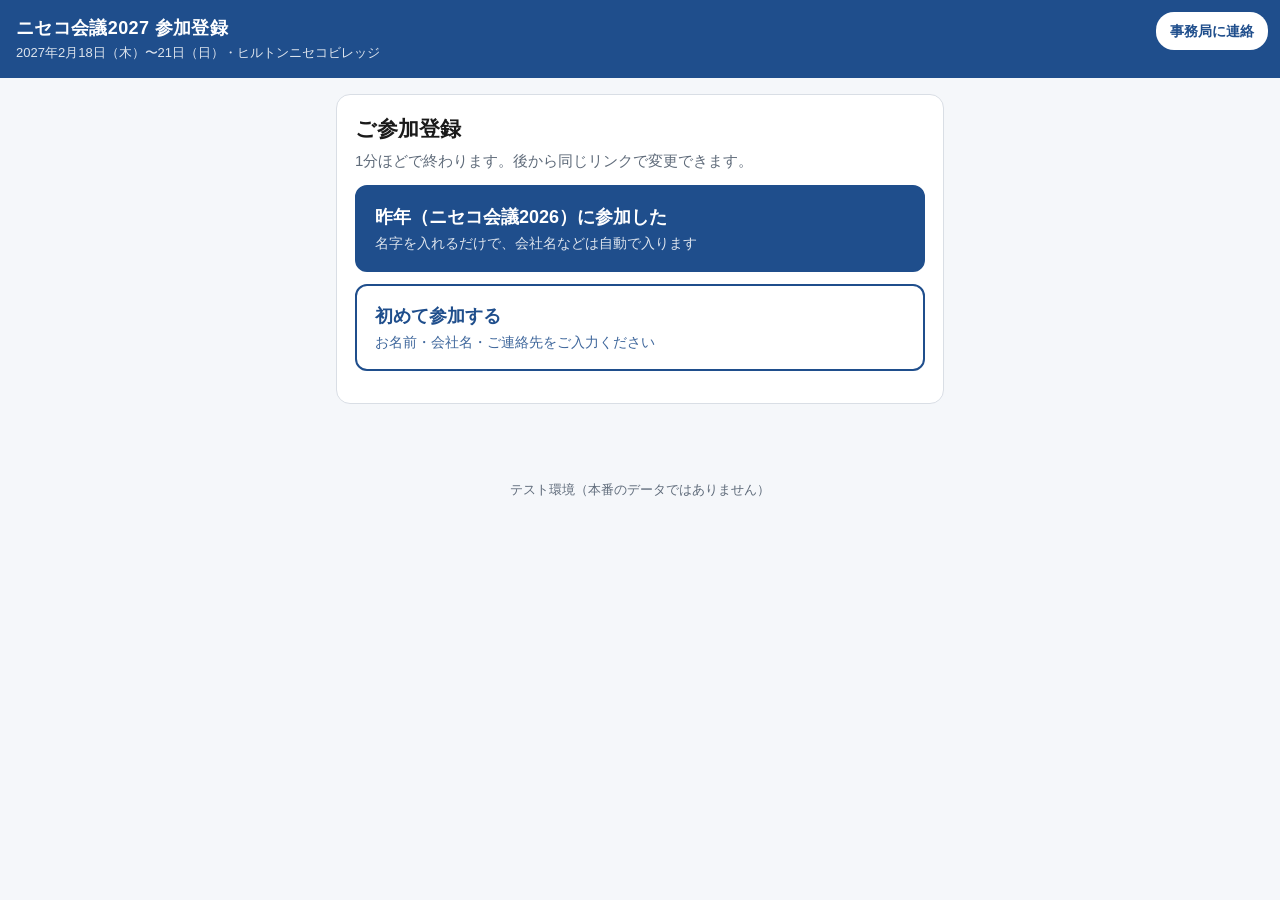
<file: abae5385/index.html>
<!DOCTYPE html>
<html lang="ja">
<head>
<meta charset="utf-8">
<meta name="viewport" content="width=device-width, initial-scale=1, viewport-fit=cover">
<meta name="robots" content="noindex, nofollow">
<title>ニセコ会議2027 参加登録</title>
<link rel="stylesheet" href="style.css?v=15">
<link rel="icon" href="data:,">
</head>
<body>
<header>
  <button class="help" type="button" onclick="window.nisekoOpenContact && window.nisekoOpenContact()">事務局に連絡</button>
  <div class="brand">ニセコ会議2027 参加登録</div>
  <div class="sub">2027年2月18日（木）〜21日（日）・ヒルトンニセコビレッジ</div>
</header>
<main id="app">
  <div class="card"><p><span class="spinner"></span>読み込み中…</p></div>
</main>
<footer id="foot"></footer>
<script src="config.js?v=15"></script>
<script src="app.js?v=15"></script>
</body>
</html>
</file>
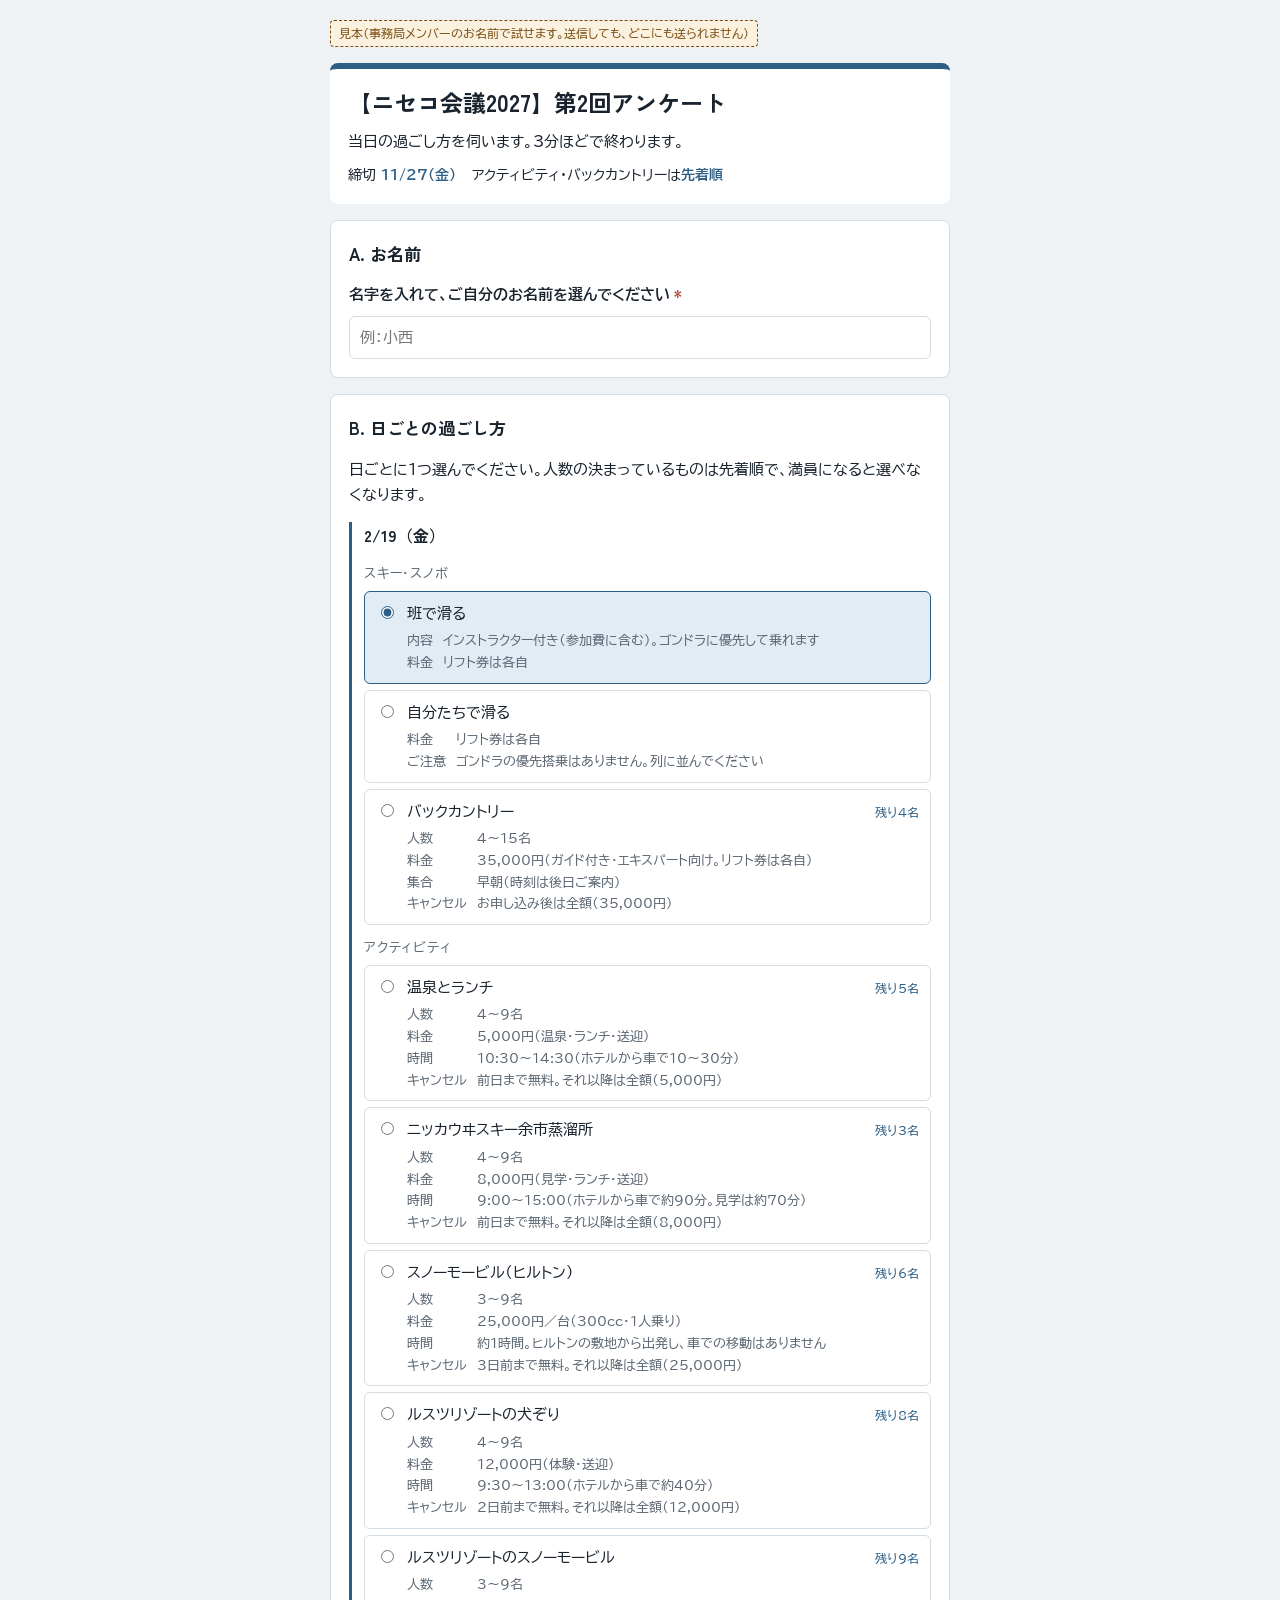
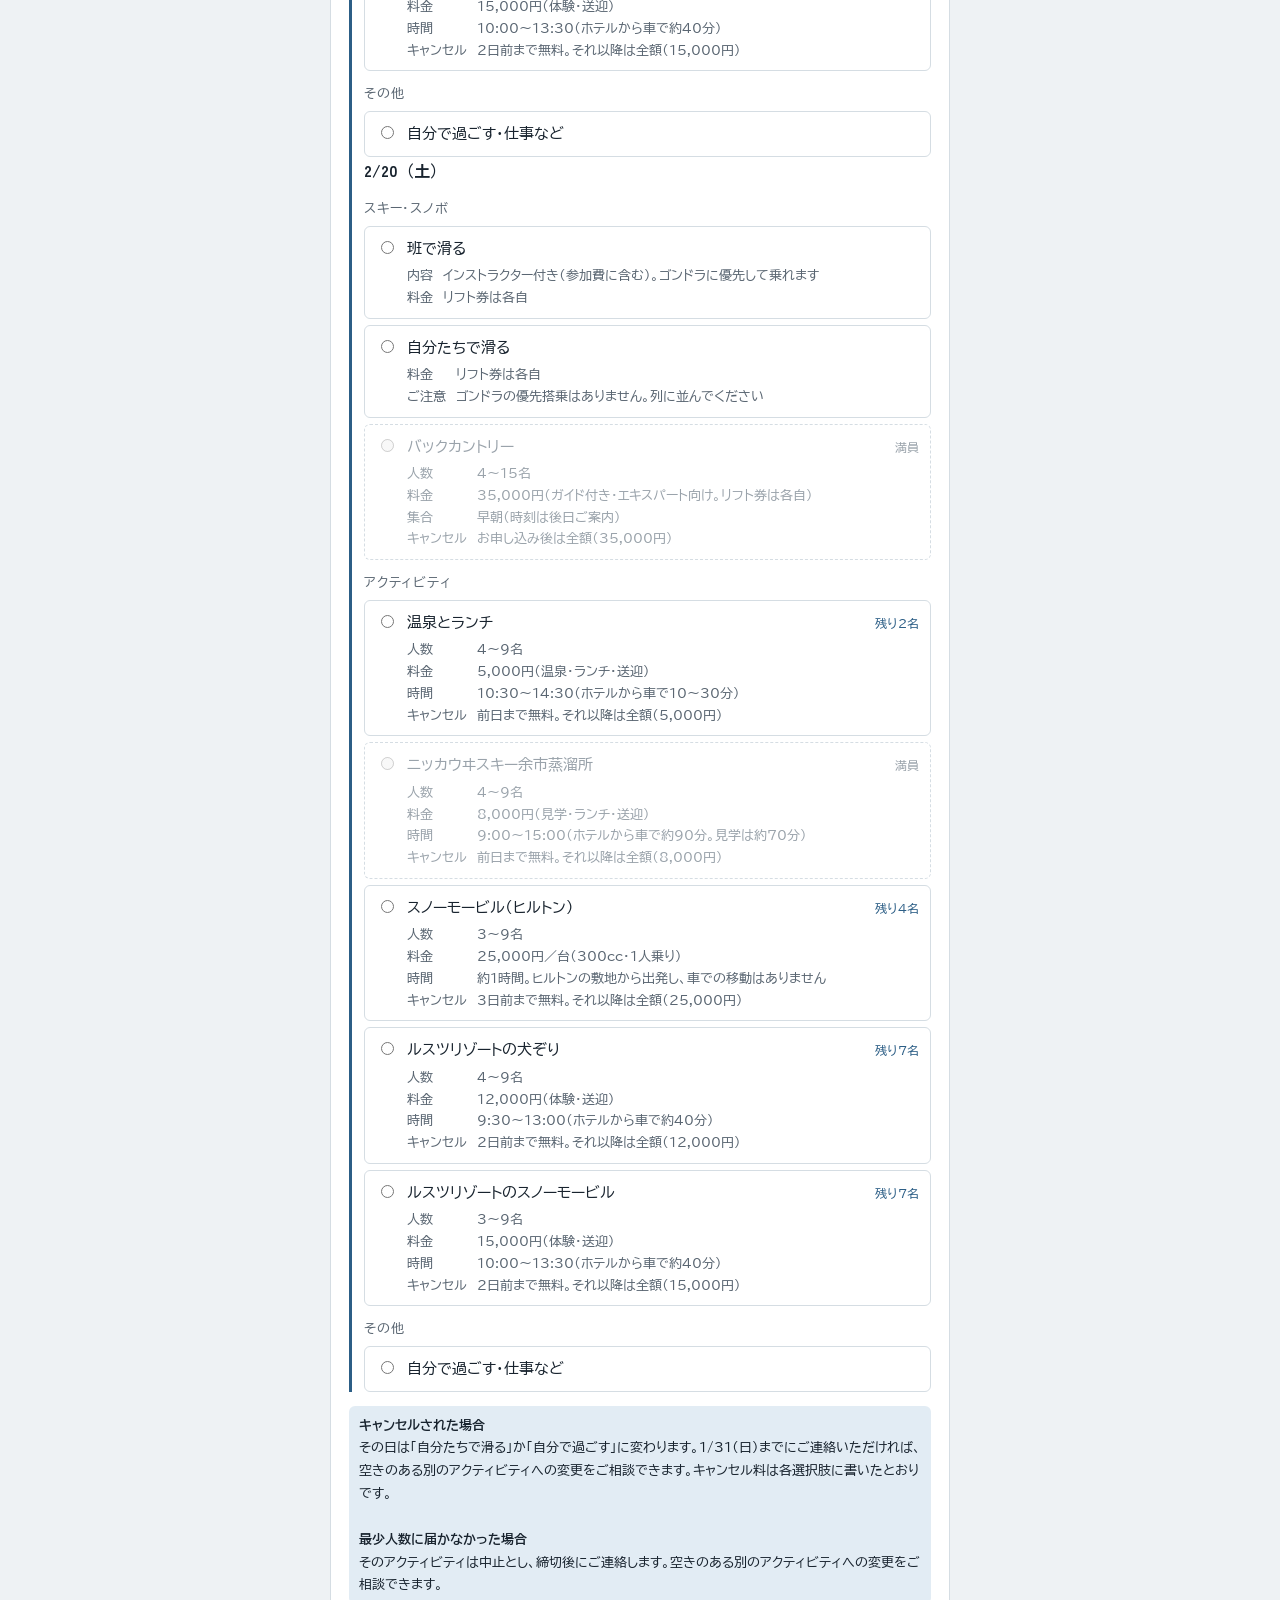
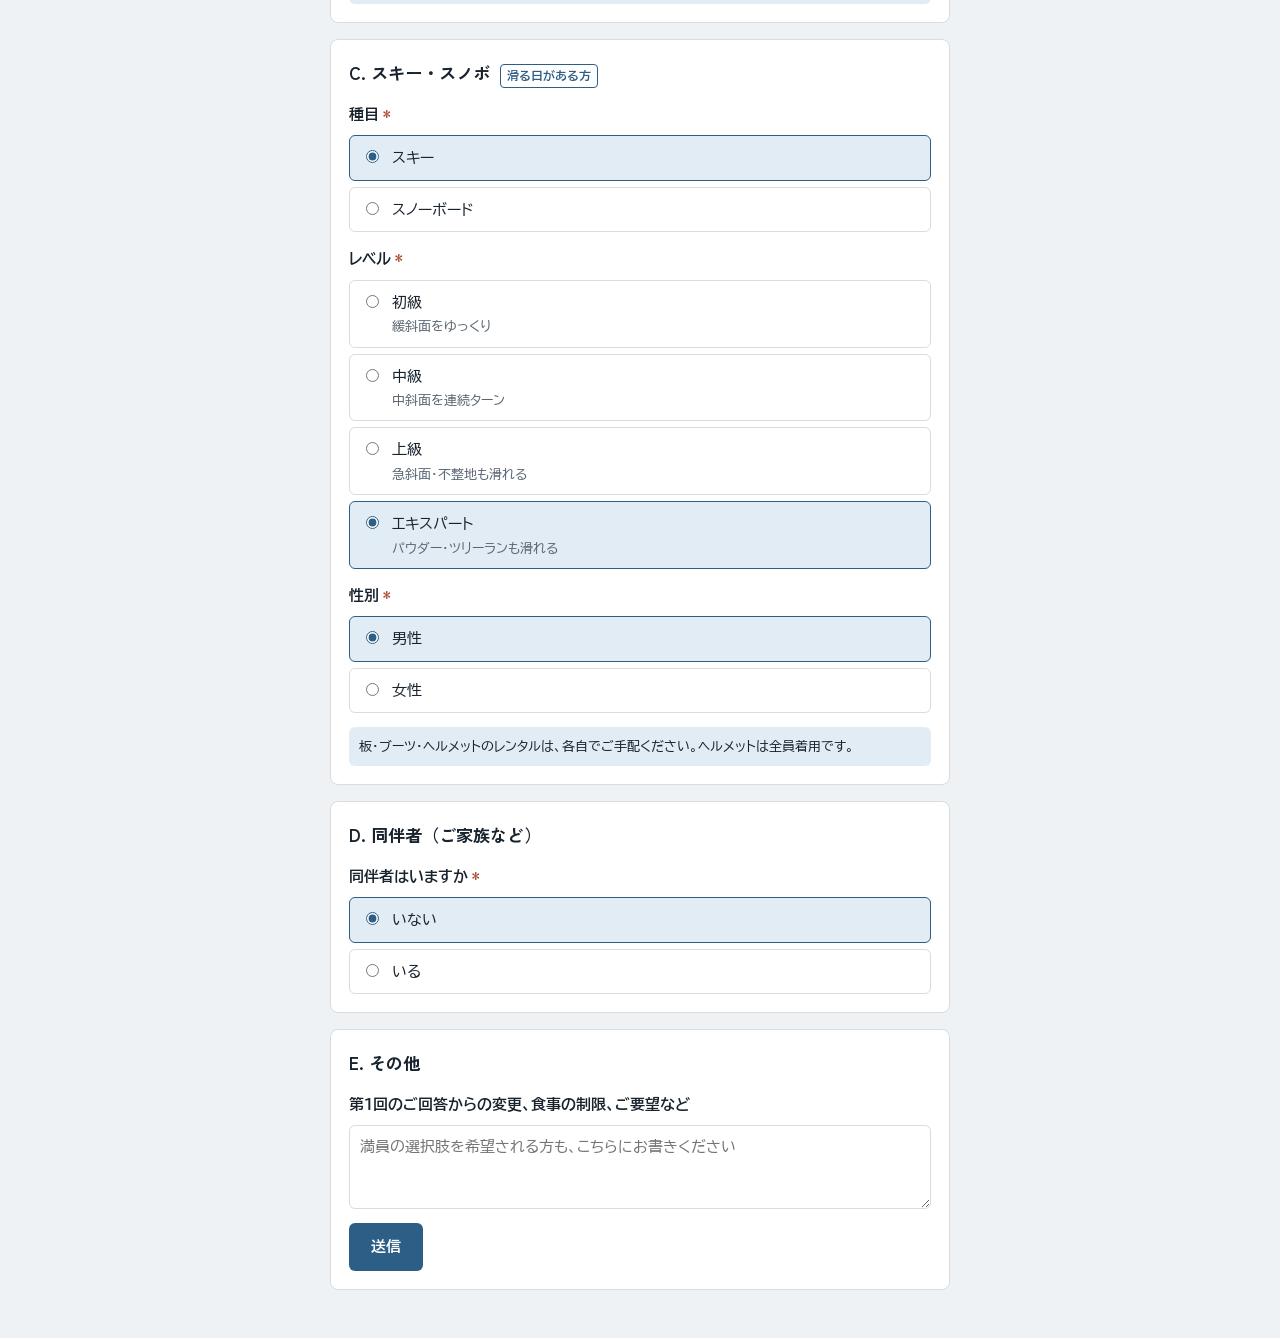
<file: review-f63ba6be/index.html>
<!doctype html>
<html lang="ja">
<head>
<meta charset="utf-8">
<meta name="viewport" content="width=device-width,initial-scale=1,viewport-fit=cover">
<meta name="robots" content="noindex,nofollow">
<title>ニセコ会議2027 第2回アンケート試作</title>
<link rel="preconnect" href="https://fonts.googleapis.com">
<link rel="stylesheet" href="https://fonts.googleapis.com/css2?family=BIZ+UDPGothic:wght@400;700&family=Zen+Kaku+Gothic+New:wght@700;900&display=swap">
<style>
[hidden]{display:none!important}
/* Layout: 1カラムのスマホ向けフォーム（メッセンジャーのリンクから開く想定） */
:root{
  --bg:#EEF2F4; --card:#FFFFFF; --ink:#18232E; --muted:#5A6672; --line:#D5DDE3;
  --accent:#2C5E86; --accent-soft:#E2ECF4; --mock:#7A4E14; --mock-soft:#FBF1DF; --full:#9AA3AB; --warn:#A8432A;
  --display:"Zen Kaku Gothic New","Hiragino Kaku Gothic ProN","Yu Gothic",sans-serif;
  --body:"BIZ UDPGothic","Hiragino Kaku Gothic ProN","Yu Gothic",Meiryo,sans-serif;
}
@media (prefers-color-scheme: dark){:root:not([data-theme="light"]){
  --bg:#10171D; --card:#18222B; --ink:#E7EDF2; --muted:#9AA8B4; --line:#2C3A46;
  --accent:#7FB0D8; --accent-soft:#1E3346; --mock:#E2B46C; --mock-soft:#2E2618; --full:#5D6872; --warn:#E58B72; color-scheme:dark}}
:root[data-theme="dark"]{
  --bg:#10171D; --card:#18222B; --ink:#E7EDF2; --muted:#9AA8B4; --line:#2C3A46;
  --accent:#7FB0D8; --accent-soft:#1E3346; --mock:#E2B46C; --mock-soft:#2E2618; --full:#5D6872; --warn:#E58B72; color-scheme:dark}
body{margin:0;background:var(--bg);color:var(--ink);font-family:var(--body);font-size:15px;line-height:1.7;
  padding-left:max(16px,env(safe-area-inset-left,0px));padding-right:max(16px,env(safe-area-inset-right,0px));padding-block:20px 48px}
.wrap{max-width:620px;margin:0 auto;display:flex;flex-direction:column;gap:16px}
h1,h2,h3{font-family:var(--display);text-wrap:balance;margin:0}
h1{font-size:1.45rem;line-height:1.35}
h2{font-size:1.08rem;display:flex;gap:10px;align-items:baseline;flex-wrap:wrap}
h2 .tag{font-family:var(--body);font-size:.78rem;color:var(--accent);border:1px solid var(--accent);border-radius:4px;padding:0 6px}
p{margin:0}
.muted{color:var(--muted);font-size:.88rem}
.badge{align-self:flex-start;font-size:.78rem;color:var(--mock);background:var(--mock-soft);border:1px dashed var(--mock);border-radius:4px;padding:2px 8px}
.head{background:var(--card);border-top:6px solid var(--accent);border-radius:8px;padding:18px 18px 16px;display:flex;flex-direction:column;gap:10px}
.facts{display:flex;flex-wrap:wrap;gap:6px 16px;font-size:.88rem}
.facts b{color:var(--accent)}
.sec{background:var(--card);border-radius:8px;padding:18px;display:flex;flex-direction:column;gap:14px;border:1px solid var(--line)}
.q{display:flex;flex-direction:column;gap:8px}
.q>label,.q>.ql{font-weight:700}
.req{color:var(--warn);margin-left:4px}
select,input[type=text],textarea{font:inherit;color:var(--ink);background:var(--card);border:1px solid var(--line);border-radius:6px;padding:8px 10px;width:100%;box-sizing:border-box}
textarea{min-height:84px;resize:vertical}
.opts{display:flex;flex-direction:column;gap:6px}
.opt{display:flex;gap:10px;align-items:flex-start;border:1px solid var(--line);border-radius:6px;padding:9px 11px;cursor:pointer}
.opt input{margin-top:5px;accent-color:var(--accent);flex:none}
.opt:has(input:checked){border-color:var(--accent);background:var(--accent-soft)}
.opt .t{display:flex;flex-direction:column;min-width:0;flex:1}
.opt .name{display:flex;justify-content:space-between;gap:10px;align-items:baseline}
.opt .s{font-size:.82rem;color:var(--muted)}
.opt dl{display:grid;grid-template-columns:max-content 1fr;gap:0 10px;margin:4px 0 0;font-size:.8rem;color:var(--muted);font-variant-numeric:tabular-nums}
.opt dt{white-space:nowrap} .opt dd{margin:0}
.opt.full{color:var(--full);cursor:not-allowed;border-style:dashed}
.opt.full .s,.opt.full dl{color:var(--full)}
.left{font-variant-numeric:tabular-nums;font-size:.78rem;color:var(--accent);white-space:nowrap}
.full .left{color:var(--full)}
.grp{font-size:.8rem;color:var(--muted);letter-spacing:.06em;margin-top:6px}
.day{border-left:3px solid var(--accent);padding-left:12px;display:flex;flex-direction:column;gap:8px}
.day h3{font-size:1rem}
.note{font-size:.84rem;background:var(--accent-soft);border-radius:6px;padding:8px 10px}
.note.warn{background:transparent;border:1px solid var(--warn)}
.sugg{display:flex;flex-direction:column;border:1px solid var(--line);border-radius:6px;overflow:hidden}
.sugg button{font:inherit;text-align:left;background:var(--card);color:var(--ink);border:0;border-bottom:1px solid var(--line);padding:9px 11px;cursor:pointer}
.sugg button:last-child{border-bottom:0}
.sugg button:hover{background:var(--accent-soft)}
.card1{border:1px solid var(--accent);border-radius:6px;padding:12px;display:flex;flex-direction:column;gap:8px}
.card1 dl{display:grid;grid-template-columns:max-content 1fr;gap:4px 14px;margin:0;font-size:.9rem}
.card1 dt{color:var(--muted)} .card1 dd{margin:0}
.btn{font:inherit;font-weight:700;background:var(--accent);color:var(--card);border:0;border-radius:6px;padding:11px 22px;cursor:pointer;align-self:flex-start}
.link{font:inherit;font-size:.85rem;background:none;border:0;color:var(--accent);text-decoration:underline;padding:0;cursor:pointer;align-self:flex-start}
.btn:focus-visible,.link:focus-visible,.sugg button:focus-visible,.opt:focus-within{outline:2px solid var(--accent);outline-offset:2px}
.done ul{margin:0;padding-left:1.2em}
</style>

</head>
<body>
<div class="wrap">
<span class="badge">見本（事務局メンバーのお名前で試せます。送信しても、どこにも送られません）</span>

<form id="f" novalidate class="wrap" style="width:100%">

  <header class="head">
    <h1>【ニセコ会議2027】第2回アンケート</h1>
    <p>当日の過ごし方を伺います。3分ほどで終わります。</p>
    <div class="facts">
      <span>締切 <b>11/27（金）</b></span>
      <span>アクティビティ・バックカントリーは<b>先着順</b></span>
    </div>
  </header>

  <!-- A -->
  <section class="sec" aria-labelledby="hA">
    <h2 id="hA">A. お名前</h2>
    <div class="q" id="findBox">
      <label for="whoq">名字を入れて、ご自分のお名前を選んでください<span class="req">*</span></label>
      <input type="text" id="whoq" autocomplete="off" placeholder="例：小西">
      <div class="sugg" id="sugg" hidden></div>
    </div>
    <div class="card1" id="me" hidden>
      <strong id="meName"></strong>
      <p class="muted" id="meLead"></p>
      <dl id="meDl"></dl>
      <p class="muted">変更がある場合は、Eの記入欄にお書きください。</p>
      <button type="button" class="link" id="notMe">別の方を選ぶ</button>
    </div>
  </section>

  <!-- B -->
  <section class="sec" aria-labelledby="hB">
    <h2 id="hB">B. 日ごとの過ごし方</h2>
    <p>日ごとに1つ選んでください。人数の決まっているものは先着順で、満員になると選べなくなります。</p>
    <div id="days"></div>
    <div class="note">
      <strong>キャンセルされた場合</strong><br>
      その日は「自分たちで滑る」か「自分で過ごす」に変わります。1/31（日）までにご連絡いただければ、空きのある別のアクティビティへの変更をご相談できます。キャンセル料は各選択肢に書いたとおりです。<br><br><strong>最少人数に届かなかった場合</strong><br>そのアクティビティは中止とし、締切後にご連絡します。空きのある別のアクティビティへの変更をご相談できます。
    </div>
  </section>

  <!-- C -->
  <section class="sec" id="secC" aria-labelledby="hC">
    <h2 id="hC">C. スキー・スノボ <span class="tag">滑る日がある方</span></h2>
    <div class="q">
      <span class="ql" id="ql-kind">種目<span class="req">*</span></span>
      <div class="opts" role="radiogroup" aria-labelledby="ql-kind">
        <label class="opt"><input type="radio" name="kind" checked><span class="t">スキー</span></label>
        <label class="opt"><input type="radio" name="kind"><span class="t">スノーボード</span></label>
      </div>
    </div>
    <div class="q">
      <span class="ql" id="ql-lv">レベル<span class="req">*</span></span>
      <div class="opts" role="radiogroup" aria-labelledby="ql-lv">
        <label class="opt"><input type="radio" name="lv"><span class="t">初級<span class="s">緩斜面をゆっくり</span></span></label>
        <label class="opt"><input type="radio" name="lv"><span class="t">中級<span class="s">中斜面を連続ターン</span></span></label>
        <label class="opt"><input type="radio" name="lv"><span class="t">上級<span class="s">急斜面・不整地も滑れる</span></span></label>
        <label class="opt"><input type="radio" name="lv" checked><span class="t">エキスパート<span class="s">パウダー・ツリーランも滑れる</span></span></label>
      </div>
    </div>
    <div class="q">
      <span class="ql" id="ql-sex">性別<span class="req">*</span></span>
      <div class="opts" role="radiogroup" aria-labelledby="ql-sex">
        <label class="opt"><input type="radio" name="sex" checked><span class="t">男性</span></label>
        <label class="opt"><input type="radio" name="sex"><span class="t">女性</span></label>
      </div>
    </div>
    <p class="note">板・ブーツ・ヘルメットのレンタルは、各自でご手配ください。ヘルメットは全員着用です。</p>
  </section>

  <!-- D -->
  <section class="sec" aria-labelledby="hD">
    <h2 id="hD">D. 同伴者（ご家族など）</h2>
    <div class="q">
      <span class="ql" id="ql-fam">同伴者はいますか<span class="req">*</span></span>
      <div class="opts" role="radiogroup" aria-labelledby="ql-fam">
        <label class="opt"><input type="radio" name="fam" value="no" checked><span class="t">いない</span></label>
        <label class="opt"><input type="radio" name="fam" value="yes"><span class="t">いる</span></label>
      </div>
    </div>
    <div id="famBox" class="q" hidden>
      <label for="famN">人数</label>
      <select id="famN"><option>1名</option><option>2名</option><option>3名以上</option></select>
      <label for="famWish">日ごとにやりたいこと</label>
      <textarea id="famWish" placeholder="例：妻 2/19はスキー（班）、2/20はニッカ希望。両日とも懇親会に参加"></textarea>
      <div class="note">料金は参加者と同じです。スキー・スノボ（班で滑る）だけ、1日10,000円かかります。</div>
      <div class="note warn">定員のあるアクティビティは、参加者の方が優先です。ご希望に沿えるかは、会期の10営業日前ごろにお知らせします。</div>
    </div>
  </section>

  <!-- E -->
  <section class="sec" aria-labelledby="hE">
    <h2 id="hE">E. その他</h2>
    <div class="q">
      <label for="memo">第1回のご回答からの変更、食事の制限、ご要望など</label>
      <textarea id="memo" placeholder="満員の選択肢を希望される方も、こちらにお書きください"></textarea>
    </div>
    <button class="btn" type="submit">送信</button>
  </section>

  <section class="sec done" id="done" hidden aria-live="polite">
    <h2>ご回答ありがとうございました</h2>
    <p>内容を変えたいときは、同じリンクから開いて、もう一度お名前を選んでください。</p>
    <ul id="sum"></ul>
  </section>

</form>
</div>

<script>
(function(){
  const ACT=[
    {id:'team',g:'スキー・スノボ',t:'班で滑る',ski:true,info:[['内容','インストラクター付き（参加費に含む）。ゴンドラに優先して乗れます'],['料金','リフト券は各自']]},
    {id:'self',g:'スキー・スノボ',t:'自分たちで滑る',ski:true,info:[['料金','リフト券は各自'],['ご注意','ゴンドラの優先搭乗はありません。列に並んでください']]},
    {id:'bc',g:'スキー・スノボ',t:'バックカントリー',cap:15,min:4,ski:true,info:[['料金','35,000円（ガイド付き・エキスパート向け。リフト券は各自）'],['集合','早朝（時刻は後日ご案内）'],['キャンセル','お申し込み後は全額（35,000円）']]},
    {id:'onsen',g:'アクティビティ',t:'温泉とランチ',cap:9,min:4,info:[['料金','5,000円（温泉・ランチ・送迎）'],['時間','10:30〜14:30（ホテルから車で10〜30分）'],['キャンセル','前日まで無料。それ以降は全額（5,000円）']]},
    {id:'nikka',g:'アクティビティ',t:'ニッカウヰスキー余市蒸溜所',cap:9,min:4,info:[['料金','8,000円（見学・ランチ・送迎）'],['時間','9:00〜15:00（ホテルから車で約90分。見学は約70分）'],['キャンセル','前日まで無料。それ以降は全額（8,000円）']]},
    {id:'sm',g:'アクティビティ',t:'スノーモービル（ヒルトン）',cap:9,min:3,info:[['料金','25,000円／台（300cc・1人乗り）'],['時間','約1時間。ヒルトンの敷地から出発し、車での移動はありません'],['キャンセル','3日前まで無料。それ以降は全額（25,000円）']]},
    {id:'dog',g:'アクティビティ',t:'ルスツリゾートの犬ぞり',cap:9,min:4,info:[['料金','12,000円（体験・送迎）'],['時間','9:30〜13:00（ホテルから車で約40分）'],['キャンセル','2日前まで無料。それ以降は全額（12,000円）']]},
    {id:'rsm',g:'アクティビティ',t:'ルスツリゾートのスノーモービル',cap:9,min:3,info:[['料金','15,000円（体験・送迎）'],['時間','10:00〜13:30（ホテルから車で約40分）'],['キャンセル','2日前まで無料。それ以降は全額（15,000円）']]},
    {id:'free',g:'その他',t:'自分で過ごす・仕事など',info:[]}
  ];
  // 見本として表示する申込人数（実際は申し込みのたびに数え直す）
  const TAKEN={'19':{bc:11,onsen:4,nikka:6,sm:3,dog:1,rsm:0},'20':{bc:15,onsen:7,nikka:9,sm:5,dog:2,rsm:2}};
  const DAYS={'19':'2/19（金）','20':'2/20（土）'};
  const pick={'19':'team','20':'bc'};
  const esc=s=>s.replace(/[&<>"]/g,c=>({'&':'&amp;','<':'&lt;','>':'&gt;','"':'&quot;'}[c]));
  const daysEl=document.getElementById('days');

  function render(){
    daysEl.innerHTML='';
    ['19','20'].forEach(d=>{
      const box=document.createElement('div');box.className='day';box.dataset.d=d;
      box.innerHTML='<h3>'+DAYS[d]+'</h3>';
      const opts=document.createElement('div');opts.className='opts';opts.setAttribute('role','radiogroup');opts.setAttribute('aria-label',DAYS[d]+'の過ごし方');
      let last='';
      ACT.forEach(a=>{
        if(a.g!==last){const g=document.createElement('div');g.className='grp';g.textContent=a.g;opts.appendChild(g);last=a.g;}
        const left=a.cap?a.cap-(TAKEN[d][a.id]||0):null;
        const full=left!==null&&left<=0;
        if(full&&pick[d]===a.id)pick[d]='team';
        const l=document.createElement('label');l.className='opt'+(full?' full':'');
        l.innerHTML='<input type="radio" name="day'+d+'" id="d'+d+'-'+a.id+'" value="'+a.id+'"'+(full?' disabled':'')+(pick[d]===a.id?' checked':'')+'>'+
          '<span class="t"><span class="name"><span>'+esc(a.t)+'</span>'+(a.cap?'<span class="left">'+(full?'満員':'残り'+left+'名')+'</span>':'')+'</span>'+
          ((a.info.length||a.cap)?'<dl>'+(a.cap?'<dt>人数</dt><dd>'+a.min+'〜'+a.cap+'名</dd>':'')+a.info.map(([k,v])=>'<dt>'+k+'</dt><dd>'+esc(v)+'</dd>').join('')+'</dl>':'')+'</span>';
        opts.appendChild(l);
      });
      box.appendChild(opts);daysEl.appendChild(box);
    });
    daysEl.querySelectorAll('input').forEach(i=>i.addEventListener('change',e=>{pick[e.target.name.slice(3)]=e.target.value;skiRule();}));
    skiRule();
  }
  function skiRule(){
    const any=['19','20'].filter(d=>{const el=document.querySelector('.day[data-d="'+d+'"]');return !el||!el.hidden;}).some(d=>ACT.find(a=>a.id===pick[d]).ski);
    document.getElementById('secC').hidden=!any;
  }
  document.querySelectorAll('input[name=fam]').forEach(i=>i.addEventListener('change',()=>{
    document.getElementById('famBox').hidden=document.querySelector('input[name=fam]:checked').value!=='yes';}));

  const PEOPLE=[{"n": "小西 憲明", "c": "サツドラホールディングス", "d": "フル（2/18〜21）", "go": "自前", "back": "自前", "stay": "富山社長と同室", "ans": true}, {"n": "高橋 卓", "c": "", "d": "", "go": "", "back": "", "stay": "", "ans": false}, {"n": "渡辺 尚", "c": "", "d": "", "go": "", "back": "", "stay": "", "ans": false}, {"n": "小松 絢音", "c": "ファーストパートナーズ", "d": "", "go": "", "back": "", "stay": "", "ans": false}, {"n": "川上 真央", "c": "レントラックス", "d": "", "go": "", "back": "", "stay": "", "ans": false}, {"n": "高橋 淳丈", "c": "野村不動産", "d": "", "go": "", "back": "", "stay": "", "ans": false}, {"n": "杉之原 明子", "c": "みんなのコード", "d": "フル（2/18〜21）", "go": "貸切バス", "back": "貸切バス", "stay": "手配ありがとうございます。", "ans": true}, {"n": "白井 佳子", "c": "CXO倶楽部", "d": "フル（2/18〜21）", "go": "貸切バス", "back": "貸切バス", "stay": "相部屋", "ans": true}, {"n": "黒石 涼", "c": "未来創造弁護士法人", "d": "", "go": "", "back": "", "stay": "", "ans": false}, {"n": "遠藤 碧", "c": "サポーターズ", "d": "", "go": "", "back": "", "stay": "", "ans": false}, {"n": "高橋 采花", "c": "パソナJOBHUB", "d": "", "go": "", "back": "", "stay": "", "ans": false}, {"n": "石川 友夫", "c": "IDEATECH", "d": "フル（2/18〜21）", "go": "自前", "back": "自前", "stay": "自分で手配", "ans": true}, {"n": "松野平 勝", "c": "武蔵精密工業", "d": "", "go": "", "back": "", "stay": "", "ans": false}, {"n": "宇佐美 進典", "c": "VOYAGE CAPITAL", "d": "", "go": "", "back": "", "stay": "", "ans": false}];
  const findBox=document.getElementById('findBox'),me=document.getElementById('me'),sugg=document.getElementById('sugg');
  let chosen=null;
  function showDays(){
    const d=chosen?chosen.d:'';
    const list=d.indexOf('2/18〜20')===0?['19']:d.indexOf('2/19〜21')===0?['20']:['19','20'];
    document.querySelectorAll('.day').forEach(el=>{el.hidden=list.indexOf(el.dataset.d)<0;});
    skiRule();
  }
  function choose(p){
    chosen=p;findBox.hidden=true;me.hidden=false;
    document.getElementById('meName').textContent=p.n+' 様'+(p.c?'（'+p.c+'）':'');
    document.getElementById('meLead').textContent=p.ans?'第1回でいただいたご回答です。':'第1回のアンケートは、まだご回答いただいていません。';
    const rows=p.ans?[['日程',p.d],['宿泊',p.stay||'—'],['ホテル予約','事務局で手配済み'],['行き・帰り',(p.go||'—')+'・'+(p.back||'—')]]:[['ホテル予約','事務局で手配済み']];
    document.getElementById('meDl').innerHTML=rows.map(([k,v])=>'<dt>'+k+'</dt><dd>'+esc(v)+'</dd>').join('');
    showDays();
  }
  document.getElementById('notMe').addEventListener('click',()=>{chosen=null;findBox.hidden=false;me.hidden=true;showDays();});
  const whoq=document.getElementById('whoq');
  const norm=t=>t.replace(/[\s　]/g,'').replace(/髙/g,'高').replace(/﨑/g,'崎');
  function suggest(){
    const q=norm(whoq.value);
    const hit=q?PEOPLE.filter(p=>norm(p.n).indexOf(q)===0):[];
    sugg.innerHTML='';sugg.hidden=!hit.length;
    hit.forEach(p=>{const b=document.createElement('button');b.type='button';b.textContent=p.n+(p.c?'（'+p.c+'）':'');b.addEventListener('click',()=>choose(p));sugg.appendChild(b);});
  }
  ['input','keyup','compositionend','change'].forEach(ev=>whoq.addEventListener(ev,suggest));
  document.getElementById('f').addEventListener('submit',e=>{
    e.preventDefault();
    const sum=document.getElementById('sum');sum.innerHTML='';
    const add=t=>{const li=document.createElement('li');li.textContent=t;sum.appendChild(li);};
    add('お名前：'+(chosen?chosen.n+(chosen.c?'（'+chosen.c+'）':''):'（未選択）'));
    ['19','20'].forEach(d=>{const el=document.querySelector('.day[data-d="'+d+'"]');if(!el.hidden)add(DAYS[d]+'：'+ACT.find(a=>a.id===pick[d]).t);});
    if(!document.getElementById('secC').hidden){
      const t=n=>{const c=document.querySelector('input[name='+n+']:checked');return c?c.closest('label').querySelector('.t').firstChild.textContent:'未選択';};
      add('スキー・スノボ：'+t('kind')+'・'+t('lv')+'・'+t('sex'));
    }
    add('同伴者：'+(document.querySelector('input[name=fam]:checked').value==='yes'?document.getElementById('famN').value:'なし'));
    const done=document.getElementById('done');done.hidden=false;done.scrollIntoView({behavior:'smooth',block:'start'});
  });
  render();
})();
</script>

</body>
</html>
</file>
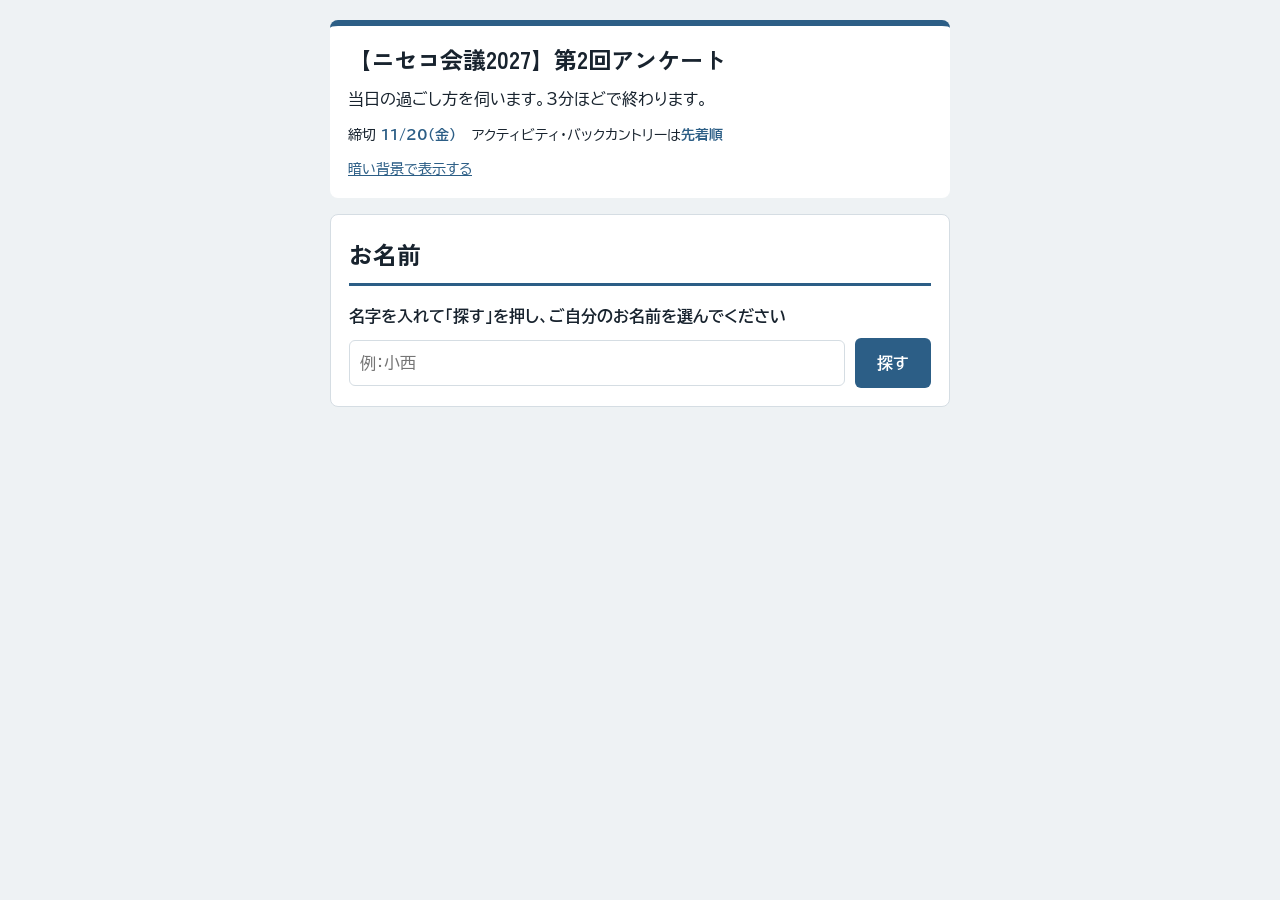
<file: s2-257ae75d/index.html>
<!doctype html>
<html lang="ja">
<head>
<meta charset="utf-8">
<meta name="viewport" content="width=device-width,initial-scale=1,viewport-fit=cover">
<meta name="robots" content="noindex,nofollow">
<title>ニセコ会議2027 第2回アンケート</title>
<meta property="og:title" content="ニセコ会議2027 第2回アンケート">
<meta property="og:description" content="当日の過ごし方（アクティビティ・交通・懇親会など）を伺います。">
<meta property="og:type" content="website">
<link rel="preconnect" href="https://fonts.googleapis.com">
<link rel="stylesheet" href="https://fonts.googleapis.com/css2?family=BIZ+UDPGothic:wght@400;700&family=Zen+Kaku+Gothic+New:wght@700;900&display=swap">
<link rel="stylesheet" href="base.css?v=24">
<script>try{document.documentElement.dataset.theme=localStorage.getItem('niseko2027-theme')||'light'}catch(e){document.documentElement.dataset.theme='light'}</script>
</head>
<body>
<div class="wrap">
<span class="badge" id="testBadge" hidden>テスト版（本番とは別のデータです。回答は本番には残りません。メールは事務局の皆さまのアドレスにだけ届きます）</span>
<header class="head">
  <h1>【ニセコ会議2027】第2回アンケート</h1>
  <p>当日の過ごし方を伺います。3分ほどで終わります。</p>
  <div class="facts">
    <span>締切 <b id="deadline">11/20（金）</b></span>
    <span>アクティビティ・バックカントリーは<b>先着順</b></span>
  </div>
  <button type="button" class="link" id="themeBtn">暗い背景で表示する</button>
</header>

<!-- 1. 名前 -->
<section class="sec stage" id="stName" hidden>
  <h2>お名前</h2>
  <div class="q">
    <label for="surname">名字を入れて「探す」を押し、ご自分のお名前を選んでください</label>
    <div class="row">
      <input type="text" id="surname" autocomplete="family-name" placeholder="例：小西" style="flex:1;min-width:10em">
      <button class="btn" type="button" id="find">探す</button>
    </div>
    <div class="sugg" id="cands" hidden></div>
    <p class="err" id="nameErr" hidden></p>
    <button class="link" type="button" id="nameAskOpen" hidden>お名前が出てこないときは、こちらから事務局へご連絡ください</button>
  </div>
  <div class="q" id="nameAskBox" hidden>
    <p class="note">お名前が見つからない場合は、事務局で確認してご連絡します。</p>
    <label for="askName">お名前<span class="req">*</span></label>
    <input type="text" id="askName" autocomplete="name">
    <label for="askCompany">会社名</label>
    <input type="text" id="askCompany" autocomplete="organization">
    <label for="askContact">ご連絡先（電話番号またはメールアドレス）<span class="req">*</span></label>
    <input type="text" id="askContact" autocomplete="email">
    <label for="askBody">ご用件（任意）</label>
    <textarea id="askBody"></textarea>
    <p class="err" id="nameAskErr" hidden></p>
    <div class="row"><button class="btn" type="button" id="nameAskSend">事務局に送る</button></div>
  </div>
  <p class="note" id="nameAskDone" hidden>事務局に届きました。確認のうえ、事務局からご連絡します。</p>
</section>

<!-- 2. メールの確認 -->
<section class="sec stage" id="stMail" hidden>
  <h2 id="mailWho"></h2>
  <p>ほかの方がお名前を選んでもご回答が見えないよう、メールで確認コードをお送りしています。ご回答内容の確認メールも、同じアドレスにお送りします。</p>
  <div class="q" id="addrBox">
    <span class="ql">確認コードの送り先</span>
    <div class="opts" id="addrOpts" role="radiogroup" aria-label="確認コードの送り先"></div>
  </div>
  <div class="q" id="newBox" hidden>
    <label for="newMail" id="newMailLabel">メールアドレス</label>
    <input type="email" id="newMail" autocomplete="email" placeholder="例：name@example.co.jp">
  </div>
  <div class="q">
    <span class="ql">このアドレスは、どなたのものですか<span class="req">*</span></span>
    <div class="opts" role="radiogroup" aria-label="どなたのアドレスか">
      <label class="opt"><input type="radio" name="role" value="本人"><span class="t">ご本人</span></label>
      <label class="opt"><input type="radio" name="role" value="秘書・担当者"><span class="t">秘書・ご担当者<span class="s">ご本人の代わりにご回答いただけます</span></span></label>
    </div>
  </div>
  <p class="err" id="mailErr" hidden></p>
  <div class="row">
    <button class="btn" type="button" id="sendCode">確認コードを送る</button>
    <button class="link" type="button" id="backName">別の方を選ぶ</button>
  </div>
</section>

<!-- 3. 確認コード -->
<section class="sec stage" id="stCode" hidden>
  <h2>確認コードを入れてください</h2>
  <p><span class="addr" id="codeTo"></span> に、6桁の確認コードをお送りしました（10分間有効）。</p>
  <input type="text" class="code" id="code" inputmode="numeric" autocomplete="one-time-code" maxlength="6" placeholder="000000">
  <p class="err" id="codeErr" hidden></p>
  <div class="row"><button class="btn" type="button" id="verify">確認する</button></div>
  <div class="help" id="codeHelp" hidden>
    <strong>メールが届かないとき</strong>
    <span>・迷惑メールのフォルダをご確認ください。送り元は「ニセコ会議2027 事務局」です</span>
    <span>・会社のメールは、外からの自動のメールが遅れたり届かなかったりすることがあります。別のアドレスもお試しください</span>
    <div class="row"><button class="btn sub" type="button" id="resend">もう一度送る</button><button class="link" type="button" id="otherAddr">別のアドレスにする</button></div>
  </div>
</section>

<!-- 4. アンケート -->
<form id="stForm" class="stage" novalidate hidden>
  <section class="sec">
    <h2>A. 第1回のご回答の確認</h2>
    <div class="card1">
      <strong id="meName"></strong>
      <p class="muted" id="meLead"></p>
      <dl id="meDl"></dl>
      <div class="note alert" id="warnBox" hidden>
        <strong>ご確認ください</strong>
        <ul id="warnList"></ul>
        <span>行き・帰りは、Bの2/18（木）・2/21（日）の欄で直せます。日程・ホテルの変更は「日程・ホテルを変更したい」から事務局へご連絡ください。</span>
      </div>
      <div class="note alert" id="holdBox" hidden>
        <strong>日程・ホテルの変更を、事務局で確認しています</strong><br>
        ヒルトンに確認が取れ次第、事務局からご連絡します。それまで、このアンケートの続きはお待ちください。
      </div>
      <button type="button" class="link" id="hotelOpen">日程・ホテルを変更したい</button>
      <div class="q" id="hotelBox" hidden>
        <p class="note">ヒルトンの専用予約サイトでの受付は、10/25（日）で終了しました。日程やホテル（シングル・相部屋など）の変更は、事務局がヒルトンに確認したうえで承ります。変更したい内容を書いて送ってください。<span id="staffLine"></span><br><br><strong>送ると、事務局で確認が取れるまで、このアンケートの続き（B以降）にはお進みいただけません。</strong></p>
        <label for="hotelBody">変更したい内容<span class="req">*</span></label>
        <textarea id="hotelBody" placeholder="例：2/20に帰ることになりました。2/20の夜の宿泊を取り消したい"></textarea>
        <label for="hotelContact">ご連絡先（電話番号またはメールアドレス）<span class="req">*</span></label>
        <input type="text" id="hotelContact">
        <p class="err" id="hotelErr" hidden></p>
        <div class="row"><button class="btn" type="button" id="hotelSend">事務局に送る</button><button class="link" type="button" id="hotelCancel">やめる</button></div>
      </div>
      <button type="button" class="link" id="logout">別の方としてご回答になる場合はこちら</button>
    </div>
  </section>
  <div id="rest" hidden>
  <section class="sec">
    <h2>B. 日ごとの過ごし方</h2>
    <div id="days"></div>
  </section>
  <!-- 2/19・2/20 の日付のすぐ下に出す注意（2026-10-31 小西さん指示） -->
  <template id="dayNote">
    <div class="note caution">
      <strong>アクティビティの選択</strong><br>
      人数の決まっているものは先着順で、満員のものはキャンセル待ちで申し込めます。送迎は参加費に含みます（途中から合流する場合のタクシー代などはご自身のご負担です）。食べ物のアレルギーは「E. その他」のアンケートでお答えください。<br><br>
      <strong>キャンセルされた場合</strong><br>
      その日は「自分たちで滑る・自分で過ごす・仕事など」に変わります。1/31（日）までにご連絡いただければ、空きのある別のアクティビティへの変更をご相談できます。キャンセル料は各選択肢に書いたとおりです（「確認中」のものは、決まりしだいお知らせします）。<br><br>
      <strong>最少人数に届かなかった場合</strong><br>
      そのアクティビティは中止とし、締切後にご連絡します。空きのある別のアクティビティへの変更をご相談できます。
    </div>
  </template>
  <section class="sec" id="secC">
    <h2>C. スキー・スノボ <span class="tag">滑る日がある方</span></h2>
    <div class="block">
    <div class="q"><span class="ql">種目<span class="req">*</span></span><div class="opts" id="o-kind" role="radiogroup" aria-label="種目"></div></div>
    <div class="q"><span class="ql">レベル<span class="req">*</span></span><div class="opts" id="o-level" role="radiogroup" aria-label="レベル"></div></div>
    <div class="q"><span class="ql">性別<span class="req">*</span></span><div class="opts" id="o-sex" role="radiogroup" aria-label="性別"></div></div>
    <div class="q" id="avBox" hidden><span class="ql">バックカントリーのアバランチセット（ビーコン・プローブ・ショベル）<span class="req">*</span></span><div class="opts" id="o-av" role="radiogroup" aria-label="アバランチセット"></div></div>
    <p class="note caution">板・ブーツ・ヘルメットのレンタルは、各自でご手配ください。ヘルメットは全員着用です。レンタルの方法やリフト券の買い方は、会期の直前にご案内します。</p>
    </div>
  </section>
  <section class="sec">
    <h2>D. 同伴者（会議に参加されないご家族など）</h2>
    <div class="block">
    <p class="muted">会議に参加される同僚の方などは、ご本人が参加者として登録されています。その方のことはここには含めず、ご本人に回答をお願いします。</p>
    <div class="q"><span class="ql">同伴者はいますか<span class="req">*</span></span>
      <div class="opts" role="radiogroup" aria-label="同伴者">
        <label class="opt"><input type="radio" name="fam" value="no"><span class="t">いない</span></label>
        <label class="opt"><input type="radio" name="fam" value="yes"><span class="t">いる</span></label>
      </div>
    </div>
    <div id="famBox" class="q" hidden>
      <label for="famN">同伴者の人数<span class="req">*</span></label>
      <select id="famN"></select>
      <h3 class="sub">食事会</h3>
      <span class="ql">食事会に参加される同伴者の人数</span>
      <div id="famMeals" class="meals"></div>
      <p class="muted" id="famMealNote"></p>
      <h3 class="sub">移動</h3>
      <span class="ql">貸切バス・ジャンボタクシーに乗られる同伴者の人数</span>
      <div id="famMove" class="meals"></div>
      <p class="muted" id="famMoveNote">乗られない場合は 0名 のままで結構です。ジャンボタクシーの条件は「B. 日ごとの過ごし方」の 2/21（日）の帰りの欄をご覧ください。</p>
      <h3 class="sub">アクティビティ</h3>
      <span class="ql">アクティビティに参加される同伴者</span>
      <p class="muted">日ごとに、参加されるアクティビティと人数を選んでください。参加されない日は「参加しない」のままで結構です。別々のアクティビティに参加される場合は「＋ 別のアクティビティを追加」で行を増やせます。</p>
      <div id="famActs"></div>
      <div class="q"><span class="ql">同伴者に、食べ物のアレルギーはありますか<span class="req">*</span></span><div class="opts" id="o-allergy" role="radiogroup" aria-label="同伴者のアレルギー"></div>
        <div id="allergyBox" hidden><label for="famAllergyBody">アレルギーの内容（どなたが・何に）<span class="req">*</span></label><textarea id="famAllergyBody" placeholder="例：長男 えび・かに"></textarea></div>
      </div>
      <label for="famWish">そのほかのご希望（任意）</label>
      <textarea id="famWish" placeholder="例：長男は2/19だけスキーの班に入りたい"></textarea>
      <div class="note caution">
        ・アクティビティの料金は参加者と同じです。スキー・スノボ（班で滑る）は、1日10,000円かかります。<br>
        ・スキー・スノーボードへのご同行に制限はありません。そのほかのアクティビティは、他の参加者の方のご希望を優先したうえでのご案内となります。ご希望に沿えるかは、会期の10営業日前ごろにお知らせします。
      </div>
    </div>
    </div>
  </section>
  <section class="sec">
    <h2>E. その他</h2>
    <div class="block">
    <h3 class="sub">ご連絡先</h3>
    <div class="q">
      <label for="tel">ご本人の携帯電話番号（当日のご連絡用）<span class="req">*</span></label>
      <input type="tel" id="tel" autocomplete="tel" inputmode="tel" placeholder="例：090-1234-5678">
      <p class="muted">Messenger をお使いでない方とも当日に連絡が取れるよう、全員に伺っています。事務局だけが見られる名簿に保存します。</p>
    </div>
    <div class="q">
      <span class="ql">確認メールの送り先</span>
      <ul id="mailList" class="muted" style="margin:0;padding-left:1.2em"></ul>
    </div>
    <div class="q" id="addBox" hidden>
      <label for="addMail" id="addLabel">ご本人のメールアドレス<span class="req">*</span></label>
      <input type="email" id="addMail" autocomplete="email" placeholder="例：name@example.co.jp">
      <p class="muted" id="addNote">秘書・ご担当者の方がご回答の場合も、ご本人のアドレスを伺っています。ご回答内容の確認メールは、ご本人にもお送りします。</p>
    </div>
    <h3 class="sub">お食事</h3>
    <div class="q"><span class="ql">懇親会でお酒を飲まれますか<span class="req">*</span></span><div class="opts" id="o-alc" role="radiogroup" aria-label="懇親会でのお酒"></div></div>
    <div class="q">
      <label for="allergy">食べ物のアレルギー・食事の制限</label>
      <textarea id="allergy" placeholder="例：えび・かにのアレルギー／ベジタリアン"></textarea>
      <p class="muted">ない場合は空欄のままで結構です。お店にお伝えします。</p>
    </div>
    <h3 class="sub">参加費の請求書</h3>
    <div class="q">
      <label for="billTo">請求書の送付先（メールアドレス）<span class="req">*</span></label>
      <input type="email" id="billTo" autocomplete="email" placeholder="例：keiri@example.co.jp">
      <label for="billName">請求書の宛名<span class="req">*</span></label>
      <input type="text" id="billName" autocomplete="organization" placeholder="例：株式会社◯◯ 経理部 ◯◯様">
      <label for="payer">お振込みの名義（参加される会社名・お名前と異なる場合のみ）</label>
      <input type="text" id="payer" placeholder="例：カ）マルマルホールディングス">
    </div>
    <h3 class="sub">撮影・広報</h3>
    <div class="q">
      <span class="ql">当日の撮影・広報での利用について</span>
      <p class="muted">当日の写真・映像を、記録やニセコ会議の広報に使う場合があります。ご了承のうえご参加ください。</p>
      <label class="opt"><input type="checkbox" id="photo"><span class="t">了承しました</span></label>
      <p class="muted">チェックがない場合は、事務局からご連絡します。</p>
    </div>
    <h3 class="sub">ご要望</h3>
    <div class="q">
      <label for="memo">そのほか、事務局へのご要望があればお書きください</label>
      <textarea id="memo"></textarea>
    </div>
    <div class="note caution">
      <strong>ご注意ください</strong><br>
      ・お選びいただいたアクティビティなどは、最終決定ではありません。各アクティビティの人数の制約やその他の条件により、変更をお願いする場合があります。その際は、事務局から代わりのご希望を伺い、できる限りご希望に沿うよう調整いたします。最終的な決定は事務局にて行います。
    </div>
    </div>
    <p class="err" id="saveErr" hidden></p>
    <button class="btn" type="submit" id="save">送信</button>
  </section>
  </div>
</form>

<!-- 5. 完了 -->
<section class="sec stage" id="stDone" hidden aria-live="polite">
  <h2>ご回答ありがとうございました</h2>
  <ul id="sum"></ul>
  <p id="mailed"></p>
  <div class="cal" id="forumBox" hidden>
    <strong>経営フォーラム・アンケートにもご協力ください（11/19（木）まで）</strong>
    <span class="muted">まだお答えでない方へ。フォーラムの企画の参考にします。3分ほどで終わります。お名前と会社名は入力済みです。</span>
    <a href="#" id="forumLink" target="_blank" rel="noopener">経営フォーラム・アンケートに答える（約3分）</a>
  </div>
  <div class="cal" id="calBox">
    <strong>カレンダーに追加</strong>
    <span class="muted">カレンダーには「（仮）」として入ります。人数などにより変わる場合があり、最終的な内容は1月に事務局からご連絡します。</span>
    <a href="#" id="icsLink" download="niseko2027.ics">iPhone・Outlook のカレンダーに追加</a>
    <div id="gcal" class="cal"></div>
  </div>
  <p class="muted">内容を変えたいときは、締切まで、同じリンクから開いて変更できます。</p>
  <div class="row"><button class="btn sub" type="button" id="edit">内容を変える</button></div>
</section>

<p class="muted" id="loading">読み込んでいます…</p>
</div>
<script src="app.js?v=38"></script>
</body>
</html>
</file>
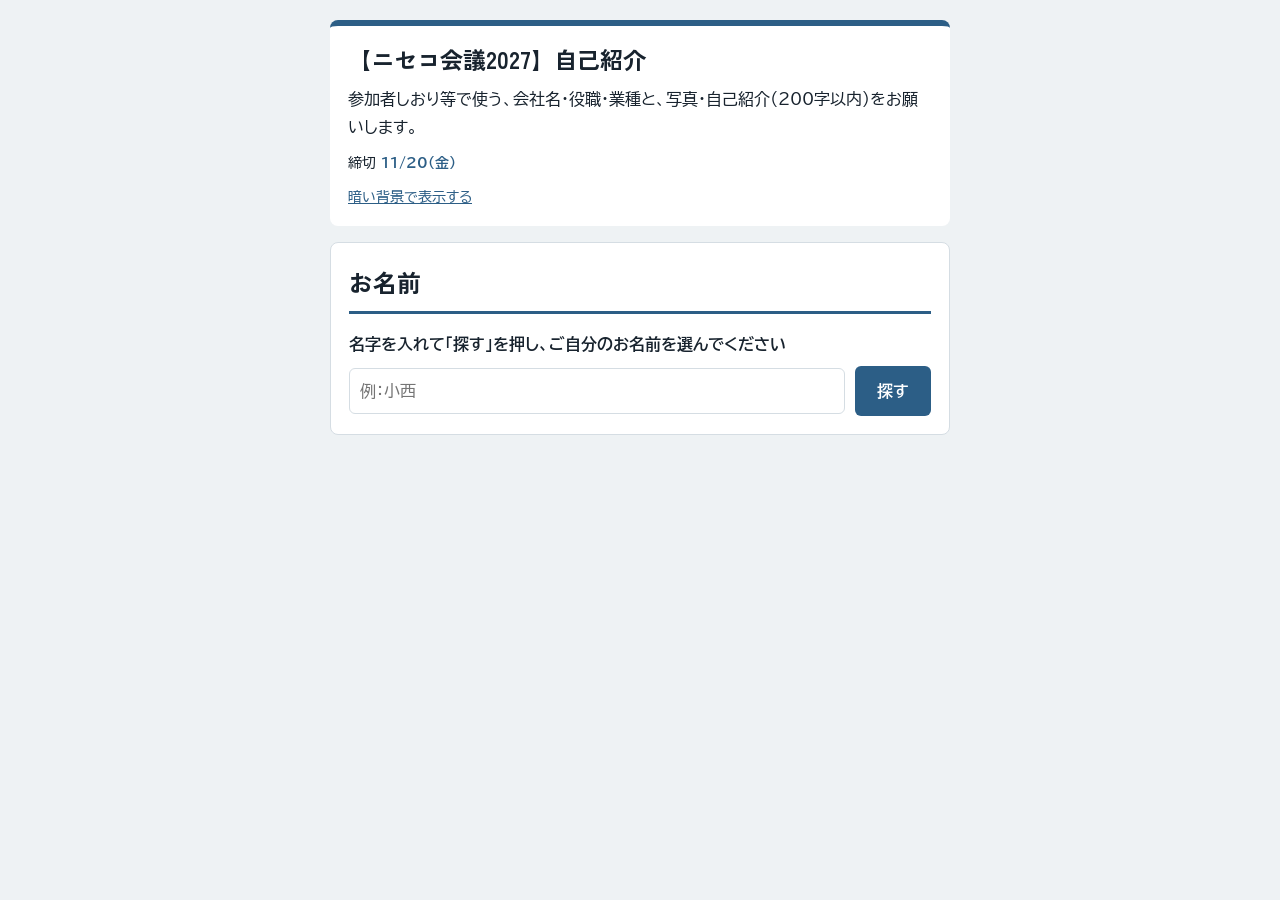
<file: s2-257ae75d/intro/index.html>
<!doctype html>
<html lang="ja">
<head>
<meta charset="utf-8">
<meta name="viewport" content="width=device-width,initial-scale=1,viewport-fit=cover">
<meta name="robots" content="noindex,nofollow">
<title>ニセコ会議2027 自己紹介</title>
<meta property="og:title" content="ニセコ会議2027 自己紹介">
<meta property="og:description" content="参加者しおり等で使う、写真と自己紹介をお願いします。">
<meta property="og:type" content="website">
<link rel="preconnect" href="https://fonts.googleapis.com">
<link rel="stylesheet" href="https://fonts.googleapis.com/css2?family=BIZ+UDPGothic:wght@400;700&family=Zen+Kaku+Gothic+New:wght@700;900&display=swap">
<link rel="stylesheet" href="../base.css?v=24">
<style>
.pick{display:flex;gap:14px;align-items:center;flex-wrap:wrap}
.face{width:120px;height:120px;border-radius:8px;border:1px solid var(--line);background:var(--bg);object-fit:cover;flex:none}
.face.empty{display:flex;align-items:center;justify-content:center;color:var(--muted);font-size:.85rem}
.count{font-size:.85rem;color:var(--muted);align-self:flex-end;font-variant-numeric:tabular-nums}
.count.over{color:var(--warn);font-weight:700}
#introText{min-height:150px}
input[type=file]{font:inherit;font-size:.9rem}
</style>
<script>try{document.documentElement.dataset.theme=localStorage.getItem('niseko2027-theme')||'light'}catch(e){document.documentElement.dataset.theme='light'}</script>
</head>
<body>
<div class="wrap">
<span class="badge" id="testBadge" hidden>テスト版（本番とは別のデータです。登録は本番には残りません。メールは事務局の皆さまのアドレスにだけ届きます）</span>
<header class="head">
  <h1>【ニセコ会議2027】自己紹介</h1>
  <p>参加者しおり等で使う、会社名・役職・業種と、写真・自己紹介（200字以内）をお願いします。</p>
  <div class="facts">
    <span>締切 <b>11/20（金）</b></span>
  </div>
  <button type="button" class="link" id="themeBtn">暗い背景で表示する</button>
</header>

<!-- 1. 名前 -->
<section class="sec stage" id="stName" hidden>
  <h2>お名前</h2>
  <div class="q">
    <label for="surname">名字を入れて「探す」を押し、ご自分のお名前を選んでください</label>
    <div class="row">
      <input type="text" id="surname" autocomplete="family-name" placeholder="例：小西" style="flex:1;min-width:10em">
      <button class="btn" type="button" id="find">探す</button>
    </div>
    <div class="sugg" id="cands" hidden></div>
    <p class="err" id="nameErr" hidden></p>
    <button class="link" type="button" id="nameAskOpen" hidden>お名前が出てこないときは、こちらから事務局へご連絡ください</button>
  </div>
  <div class="q" id="nameAskBox" hidden>
    <p class="note">お名前が見つからない場合は、事務局で確認してご連絡します。</p>
    <label for="askName">お名前<span class="req">*</span></label>
    <input type="text" id="askName" autocomplete="name">
    <label for="askCompany">会社名</label>
    <input type="text" id="askCompany" autocomplete="organization">
    <label for="askContact">ご連絡先（電話番号またはメールアドレス）<span class="req">*</span></label>
    <input type="text" id="askContact" autocomplete="email">
    <label for="askBody">ご用件（任意）</label>
    <textarea id="askBody"></textarea>
    <p class="err" id="nameAskErr" hidden></p>
    <div class="row"><button class="btn" type="button" id="nameAskSend">事務局に送る</button></div>
  </div>
  <p class="note" id="nameAskDone" hidden>事務局に届きました。確認のうえ、事務局からご連絡します。</p>
</section>

<!-- 2. メールの確認 -->
<section class="sec stage" id="stMail" hidden>
  <h2 id="mailWho"></h2>
  <p>ほかの方がお名前を選んでもご登録の内容が見えないよう、メールで確認コードをお送りしています。</p>
  <div class="q" id="addrBox">
    <span class="ql">確認コードの送り先</span>
    <div class="opts" id="addrOpts" role="radiogroup" aria-label="確認コードの送り先"></div>
  </div>
  <div class="q" id="newBox" hidden>
    <label for="newMail" id="newMailLabel">メールアドレス</label>
    <input type="email" id="newMail" autocomplete="email" placeholder="例：name@example.co.jp">
  </div>
  <div class="q">
    <span class="ql">このアドレスは、どなたのものですか<span class="req">*</span></span>
    <div class="opts" role="radiogroup" aria-label="どなたのアドレスか">
      <label class="opt"><input type="radio" name="role" value="本人"><span class="t">ご本人</span></label>
      <label class="opt"><input type="radio" name="role" value="秘書・担当者"><span class="t">秘書・ご担当者<span class="s">ご本人の代わりにご登録いただけます</span></span></label>
    </div>
  </div>
  <p class="err" id="mailErr" hidden></p>
  <div class="row">
    <button class="btn" type="button" id="sendCode">確認コードを送る</button>
    <button class="link" type="button" id="backName">別の方を選ぶ</button>
  </div>
</section>

<!-- 3. 確認コード -->
<section class="sec stage" id="stCode" hidden>
  <h2>確認コードを入れてください</h2>
  <p><span class="addr" id="codeTo"></span> に、6桁の確認コードをお送りしました（10分間有効）。</p>
  <input type="text" class="code" id="code" inputmode="numeric" autocomplete="one-time-code" maxlength="6" placeholder="000000">
  <p class="err" id="codeErr" hidden></p>
  <div class="row"><button class="btn" type="button" id="verify">確認する</button></div>
  <div class="help" id="codeHelp" hidden>
    <strong>メールが届かないとき</strong>
    <span>・迷惑メールのフォルダをご確認ください。送り元は「ニセコ会議2027 事務局」です</span>
    <span>・会社のメールは、外からの自動のメールが遅れたり届かなかったりすることがあります。別のアドレスもお試しください</span>
    <div class="row"><button class="btn sub" type="button" id="resend">もう一度送る</button><button class="link" type="button" id="otherAddr">別のアドレスにする</button></div>
  </div>
</section>

<!-- 4. 写真と自己紹介 -->
<section class="sec stage" id="stForm" hidden>
  <h2 id="meName"></h2>
  <div class="q">
    <label for="company">会社名<span class="req">*</span></label>
    <input type="text" id="company" autocomplete="organization" maxlength="60">
  </div>
  <div class="q">
    <label for="title">役職<span class="req">*</span></label>
    <input type="text" id="title" autocomplete="organization-title" maxlength="40">
  </div>
  <p class="muted" id="prefillNote" hidden>会社名と役職は、参加アンケートのご回答を入れています。変わっていれば直してください。</p>
  <div class="q">
    <label for="industry">業種<span class="req">*</span></label>
    <select id="industry"></select>
    <input type="text" id="industryOther" placeholder="業種をご記入ください" maxlength="30" hidden>
  </div>
  <div class="q">
    <span class="ql">写真<span class="req">*</span></span>
    <div class="pick">
      <img class="face" id="face" alt="選んだ写真" hidden>
      <div class="face empty" id="faceEmpty">写真なし</div>
      <div class="q" style="flex:1;min-width:12em">
        <input type="file" id="photo" accept="image/*">
        <span class="muted" id="photoNote">お顔がはっきり写った写真を1枚お選びください。</span>
      </div>
    </div>
  </div>
  <div class="q">
    <label for="introText">自己紹介（200字以内）<span class="req">*</span></label>
    <textarea id="introText"></textarea>
    <span class="count" id="count">0／200字</span>
  </div>
  <p class="err" id="saveErr" hidden></p>
  <div class="row">
    <button class="btn" type="button" id="save">送信</button>
    <button type="button" class="link" id="logout">別の方としてご登録になる場合はこちら</button>
  </div>
</section>

<!-- 5. 完了 -->
<section class="sec stage" id="stDone" hidden aria-live="polite">
  <h2>ご登録ありがとうございました</h2>
  <div class="pick">
    <img class="face" id="doneFace" alt="ご登録の写真" hidden>
    <div style="flex:1;min-width:12em;display:flex;flex-direction:column;gap:6px">
      <strong id="doneWho"></strong>
      <p id="doneText" style="white-space:pre-wrap"></p>
    </div>
  </div>
  <p class="muted">内容を変えたいときは、締切まで、同じリンクから開いて変更できます。</p>
  <div class="row"><button class="btn sub" type="button" id="edit">内容を変える</button></div>
</section>

<p class="muted" id="loading">読み込んでいます…</p>
</div>
<script src="intro.js?v=4"></script>
</body>
</html>
</file>
<file: abae5385/style.css>
:root {
  --blue: #1f4e8c; --blue-dark: #163a68; --blue-light: #e8f0fb;
  --ink: #1a1a1a; --muted: #5f6b7a; --line: #d9dee5; --bg: #f5f7fa; --white: #fff;
  --ok: #1e7f4f; --err: #b3261e;
}
* { box-sizing: border-box; }
html { -webkit-text-size-adjust: 100%; }
body { margin: 0; font-family: -apple-system, BlinkMacSystemFont, "Hiragino Sans", "Hiragino Kaku Gothic ProN", "Yu Gothic", Meiryo, sans-serif;
  font-size: 17px; line-height: 1.6; color: var(--ink); background: var(--bg); }
header { background: var(--blue); color: var(--white); padding: 14px 16px; }
header .brand { font-weight: 700; font-size: 18px; letter-spacing: .02em; }
header .sub { font-size: 13px; opacity: .85; }
main { max-width: 640px; margin: 0 auto; padding: 16px 16px 48px; }
.card { background: var(--white); border: 1px solid var(--line); border-radius: 14px; padding: 20px 18px; margin-bottom: 16px; }
h1 { font-size: 21px; margin: 0 0 6px; line-height: 1.35; }
h2 { font-size: 19px; margin: 0 0 12px; line-height: 1.4; }
p { margin: 0 0 12px; }
.muted { color: var(--muted); font-size: 15px; }
.hint { color: var(--muted); font-size: 14px; margin: -4px 0 10px; }
.progress { display: flex; gap: 6px; margin: 0 0 14px; }
.progress span { flex: 1; height: 6px; border-radius: 3px; background: var(--line); }
.progress span.done { background: var(--blue); }
.progress span.cur { background: var(--blue); opacity: .55; }
.q { margin-bottom: 22px; }
.q .label { font-weight: 700; margin-bottom: 8px; display: block; }
.q .label .opt { font-weight: 400; color: var(--muted); font-size: 14px; margin-left: 6px; }
.choices { display: flex; flex-direction: column; gap: 10px; }
.choices.row { flex-direction: row; flex-wrap: wrap; }
.choices.row .choice { flex: 1 1 auto; min-width: 30%; padding: 12px 12px; }
.choices.row .choice .txt { white-space: nowrap; }
.choice { display: flex; align-items: center; gap: 12px; min-height: 56px; padding: 12px 14px; border: 2px solid var(--line);
  border-radius: 12px; background: var(--white); cursor: pointer; font-size: 17px; text-align: left; width: 100%; color: var(--ink); }
.choice:active { background: var(--blue-light); }
.choice.sel { border-color: var(--blue); background: var(--blue-light); }
.choice .mark { width: 24px; height: 24px; border-radius: 50%; border: 2px solid var(--line); flex: none; display: inline-flex; align-items: center; justify-content: center; }
.choice.sel .mark { border-color: var(--blue); background: var(--blue); color: var(--white); font-size: 14px; }
.choice.box .mark { border-radius: 6px; }
.choice .txt { flex: 1; }
.choice .desc { display: block; font-size: 14px; color: var(--muted); font-weight: 400; }
input[type=text], input[type=email], input[type=tel], input[type=number], select, textarea {
  width: 100%; font: inherit; font-size: 17px; padding: 12px 14px; border: 2px solid var(--line); border-radius: 12px; background: var(--white); color: var(--ink); }
input:focus, select:focus, textarea:focus { outline: none; border-color: var(--blue); }
textarea { min-height: 88px; resize: vertical; }
input.code { font-size: 28px; letter-spacing: .3em; text-align: center; }
.actions { display: flex; gap: 10px; margin-top: 8px; }
.btn { flex: 1; min-height: 56px; font: inherit; font-size: 18px; font-weight: 700; border-radius: 12px; border: 2px solid var(--blue); cursor: pointer; padding: 12px 16px; }
.btn.primary { background: var(--blue); color: var(--white); }
.btn.primary:disabled { opacity: .5; cursor: default; }
.btn.ghost { background: var(--white); color: var(--blue); }
.btn.sub { flex: 0 0 auto; }
.btn.big { display: block; width: 100%; margin-bottom: 12px; text-align: left; padding: 16px 18px; }
.btn.big small { display: block; font-weight: 400; font-size: 14px; opacity: .85; }
.link:disabled { color: var(--muted); text-decoration: none; cursor: default; }
.link { background: none; border: none; color: var(--blue); text-decoration: underline; font: inherit; cursor: pointer; padding: 0; }
.err { color: var(--err); font-size: 15px; margin: 8px 0; }
.ok { color: var(--ok); }
.profile { background: var(--blue-light); border-radius: 12px; padding: 14px 16px; margin-bottom: 14px; }
.profile .name { font-size: 22px; font-weight: 700; }
.review dl { margin: 0; }
.review dt { font-weight: 700; margin-top: 12px; color: var(--muted); font-size: 14px; }
.review dd { margin: 2px 0 0; }
.review .sec { display: flex; justify-content: space-between; align-items: center; border-top: 1px solid var(--line); padding-top: 12px; margin-top: 12px; }
.review .sec h3 { margin: 0; font-size: 17px; }
.spinner { display: inline-block; width: 18px; height: 18px; border: 3px solid var(--line); border-top-color: var(--blue); border-radius: 50%; animation: spin .8s linear infinite; vertical-align: middle; margin-right: 8px; }
@keyframes spin { to { transform: rotate(360deg); } }
.cal { display: flex; flex-direction: column; gap: 10px; margin: 12px 0; }
.cal a { display: flex; align-items: center; justify-content: center; min-height: 52px; border: 2px solid var(--blue); border-radius: 12px; color: var(--blue); text-decoration: none; font-weight: 700; }
.badge { display: inline-block; font-size: 12px; padding: 2px 8px; border-radius: 10px; background: #fff3cd; color: #7a5a00; margin-left: 6px; vertical-align: middle; }
footer { text-align: center; color: var(--muted); font-size: 13px; padding: 12px; }
@media (max-width: 380px) { body { font-size: 16px; } .choice { font-size: 16px; } }

header { position: relative; }
header .help { position: absolute; right: 12px; top: 12px; background: var(--white); color: var(--blue); border: none; border-radius: 18px; padding: 8px 14px; font: inherit; font-size: 14px; font-weight: 700; cursor: pointer; }
header .brand, header .sub { padding-right: 110px; }
.overlay { position: fixed; inset: 0; background: rgba(0,0,0,.45); display: flex; align-items: flex-end; justify-content: center; z-index: 50; }
.modal { background: var(--white); width: 100%; max-width: 640px; max-height: 92vh; overflow: auto; border-radius: 16px 16px 0 0; padding: 18px 18px 28px; }
.modal-head { display: flex; justify-content: space-between; align-items: center; margin-bottom: 8px; }
.modal-head h2 { margin: 0; }
@media (min-width: 680px) { .overlay { align-items: center; } .modal { border-radius: 16px; } }
</file>
<file: s2-257ae75d/base.css>
[hidden]{display:none!important}
/* Layout: 1カラムのスマホ向けフォーム（メッセンジャーのリンクから開く想定） */
:root{
  --bg:#EEF2F4; --card:#FFFFFF; --ink:#18232E; --muted:#5A6672; --line:#D5DDE3;
  --accent:#2C5E86; --accent-soft:#E2ECF4; --mock:#7A4E14; --mock-soft:#FBF1DF; --full:#9AA3AB; --warn:#A8432A; --caution-soft:#FBE9E6;
  --display:"Zen Kaku Gothic New","Hiragino Kaku Gothic ProN","Yu Gothic",sans-serif;
  --body:"BIZ UDPGothic","Hiragino Kaku Gothic ProN","Yu Gothic",Meiryo,sans-serif;
}
@media (prefers-color-scheme: dark){:root:not([data-theme="light"]){
  --bg:#10171D; --card:#18222B; --ink:#F2F5F8; --muted:#BAC6D0; --line:#2C3A46;
  --accent:#7FB0D8; --accent-soft:#1E3346; --mock:#E2B46C; --mock-soft:#2E2618; --full:#7D8892; --warn:#E58B72; --caution-soft:#3A2420; color-scheme:dark}}
:root[data-theme="dark"]{
  --bg:#10171D; --card:#18222B; --ink:#F2F5F8; --muted:#BAC6D0; --line:#2C3A46;
  --accent:#7FB0D8; --accent-soft:#1E3346; --mock:#E2B46C; --mock-soft:#2E2618; --full:#5D6872; --warn:#E58B72; --caution-soft:#3A2420; color-scheme:dark}
body{margin:0;background:var(--bg);color:var(--ink);font-family:var(--body);font-size:16px;line-height:1.75;
  padding-left:max(16px,env(safe-area-inset-left,0px));padding-right:max(16px,env(safe-area-inset-right,0px));padding-block:20px 48px}
.wrap{max-width:620px;margin:0 auto;display:flex;flex-direction:column;gap:16px}
h1,h2,h3{font-family:var(--display);text-wrap:balance;margin:0}
h1{font-size:1.45rem;line-height:1.35}
h2{font-size:1.5rem;display:flex;gap:10px;align-items:baseline;flex-wrap:wrap;padding-bottom:8px;border-bottom:3px solid var(--accent)}
h2 .tag{font-family:var(--body);font-size:.78rem;color:var(--accent);border:1px solid var(--accent);border-radius:4px;padding:0 6px}
p{margin:0}
.muted{color:var(--muted);font-size:.92rem}
.badge{align-self:flex-start;font-size:.78rem;color:var(--mock);background:var(--mock-soft);border:1px dashed var(--mock);border-radius:4px;padding:2px 8px}
.head{background:var(--card);border-top:6px solid var(--accent);border-radius:8px;padding:18px 18px 16px;display:flex;flex-direction:column;gap:10px}
.facts{display:flex;flex-wrap:wrap;gap:6px 16px;font-size:.88rem}
.facts b{color:var(--accent)}
.sec{background:var(--card);border-radius:8px;padding:18px;display:flex;flex-direction:column;gap:14px;border:1px solid var(--line)}
.q{display:flex;flex-direction:column;gap:8px}
.q>label,.q>.ql{font-weight:700}
.req{color:var(--warn);margin-left:4px}
select,input[type=text],textarea{font:inherit;color:var(--ink);background:var(--card);border:1px solid var(--line);border-radius:6px;padding:8px 10px;width:100%;box-sizing:border-box}
textarea{min-height:84px;resize:vertical}
.opts{display:flex;flex-direction:column;gap:6px}
.opt{display:flex;gap:10px;align-items:flex-start;border:1px solid var(--line);border-radius:6px;padding:9px 11px;cursor:pointer}
.opt input{margin-top:5px;accent-color:var(--accent);flex:none}
.opt:has(input:checked){border-color:var(--accent);background:var(--accent-soft)}
.opt .t{display:flex;flex-direction:column;min-width:0;flex:1}
.opt .name{display:flex;justify-content:space-between;gap:2px 10px;align-items:baseline;flex-wrap:wrap}
.opt .name>span:first-child{flex:1 1 9em;min-width:0}
.opt .s{font-size:.88rem;color:var(--muted)}
.opt dl{display:grid;grid-template-columns:max-content 1fr;gap:2px 10px;margin:6px 0 0;font-size:.88rem;color:var(--muted);font-variant-numeric:tabular-nums}
.opt dt{white-space:nowrap} .opt dd{margin:0}
.opt.full{color:var(--full);cursor:not-allowed;border-style:dashed}
.opt.wait{border-style:dashed}
.wait .left{color:var(--warn)}
.fb{border:1px dashed var(--warn);border-radius:6px;padding:8px 10px;display:flex;flex-direction:column;gap:8px}
.fb .ql{color:var(--warn)}
.meals{display:grid;grid-template-columns:1fr auto auto auto;gap:6px 10px;align-items:center}
.meals label .s,.fa-row .s{display:block;font-size:.8rem;color:var(--muted)}
.fee{font-size:.78rem;color:var(--muted);text-align:right;white-space:nowrap;font-variant-numeric:tabular-nums}
#famBox h3.sub{font-size:1rem;color:var(--accent);margin:18px 0 4px;padding-bottom:3px;border-bottom:1px solid var(--line)}
.fa-day{border:1px solid var(--line);border-radius:6px;padding:8px 10px;margin:8px 0}
.fa-h{display:block;font-weight:700;font-size:.92rem;margin-bottom:4px}
.fa-row{display:grid;grid-template-columns:minmax(0,1fr) auto;gap:2px 10px;align-items:center;margin:6px 0}
.fa-row .fee{grid-column:1;grid-row:2;text-align:left}
.fa-row .fee:empty{display:none}
.fa-row select.cnt{grid-column:2;grid-row:1}
.fa-row select.fa-act{width:100%;min-width:0}
.fa-add{font-size:.88rem;margin-top:2px}
select.cnt{width:4.4em;padding:6px 4px;font-size:.95rem}
.meals{grid-template-columns:minmax(0,1fr) auto auto auto}
.meals .mh{text-align:center;line-height:1.25}
.meals label{line-height:1.35}
.meals .mh{font-size:12px;color:#5b6475}
.q.lunch{border-top:1px dashed #c9d1dd;padding-top:10px;margin-top:10px}
.meals select{width:auto}
.opt.full .s,.opt.full dl{color:var(--full)}
.left{font-variant-numeric:tabular-nums;font-size:.78rem;color:var(--accent);white-space:nowrap}
.full .left{color:var(--full)}
.block>h3.sub{font-size:1.05rem;color:var(--accent);margin:18px 0 0;padding-bottom:3px;border-bottom:1px solid var(--line)}
.block>h3.sub:first-child{margin-top:4px}
.grp{font-size:.8rem;color:var(--muted);letter-spacing:.06em;margin-top:6px}
.day{border-left:3px solid var(--accent);padding-left:12px;display:flex;flex-direction:column;gap:8px}
.day h3{font-size:1.45rem;line-height:1.3;color:var(--accent);padding:2px 0 4px;border-bottom:1px solid var(--line)}
#days{display:flex;flex-direction:column;gap:26px}
/* 日ごとの状態（行き・前夜祭・帰り）と、いない日の「該当なし」 */
.stat{display:grid;grid-template-columns:6.5em 1fr;gap:2px 10px;align-items:baseline}
.stat .link{grid-column:2}
.stat .k{color:var(--muted);font-size:.88rem}
.stat .v{font-weight:700;display:flex;flex-direction:column}
.stat .s,.none .s{font-weight:400;font-size:.82rem;color:var(--muted)}
.stat .todo{color:var(--warn);font-weight:400;font-size:.9rem}
.none{font-weight:700;color:var(--muted);display:flex;flex-direction:column}
/* A〜E の切れ目を見やすく（2026-10-31 小西さん指摘）：A と B の間は広め、B〜E の間にも間隔 */
#stForm{gap:32px}
#rest{display:flex;flex-direction:column;gap:22px}
.note{font-size:.9rem;background:var(--accent-soft);border-radius:6px;padding:8px 10px}
.note.caution{background:var(--caution-soft)}
.note.warn{background:transparent;border:1px solid var(--warn)}
.note.alert{background:transparent;border:1px solid var(--warn);color:var(--warn);font-size:.9rem;margin:10px 0}
.note.alert ul{margin:6px 0;padding-left:1.2em}
.note.alert li{margin:3px 0}
.sugg{display:flex;flex-direction:column;border:1px solid var(--line);border-radius:6px;overflow:hidden}
.sugg button{font:inherit;text-align:left;background:var(--card);color:var(--ink);border:0;border-bottom:1px solid var(--line);padding:9px 11px;cursor:pointer}
.sugg button:last-child{border-bottom:0}
.sugg button:hover{background:var(--accent-soft)}
.card1{border:1px solid var(--accent);border-radius:6px;padding:12px;display:flex;flex-direction:column;gap:8px}
.card1 dl{display:grid;grid-template-columns:max-content 1fr;gap:4px 14px;margin:0;font-size:.9rem}
.card1 dt{color:var(--muted)} .card1 dd{margin:0}
.btn{font:inherit;font-weight:700;background:var(--accent);color:var(--card);border:0;border-radius:6px;padding:11px 22px;cursor:pointer;align-self:flex-start}
.link{font:inherit;font-size:.85rem;background:none;border:0;color:var(--accent);text-decoration:underline;padding:0;cursor:pointer;align-self:flex-start}
.btn:focus-visible,.link:focus-visible,.sugg button:focus-visible,.opt:focus-within{outline:2px solid var(--accent);outline-offset:2px}
.done ul{margin:0;padding-left:1.2em}
.stage{display:flex;flex-direction:column;gap:16px}
.err{color:var(--warn);font-size:.9rem;white-space:pre-line}
.ok{color:var(--accent);font-size:.9rem}
.row{display:flex;gap:10px;flex-wrap:wrap;align-items:center}
.btn[disabled]{opacity:.5;cursor:wait}
.btn.sub{background:transparent;color:var(--accent);border:1px solid var(--accent)}
input[type=email],input[type=tel],input[inputmode=numeric]{font:inherit;color:var(--ink);background:var(--card);border:1px solid var(--line);border-radius:6px;padding:8px 10px;width:100%;box-sizing:border-box}
input.code{font-size:1.4rem;letter-spacing:.3em;font-variant-numeric:tabular-nums;max-width:12em}
.help{font-size:.85rem;border:1px solid var(--line);border-radius:6px;padding:10px 12px;display:flex;flex-direction:column;gap:6px}
.addr{font-variant-numeric:tabular-nums}
.cal{display:flex;flex-direction:column;gap:6px}
.cal a{color:var(--accent)}
.day>.ql{font-weight:700;font-size:.9rem}
#allergyBox{display:flex;flex-direction:column;gap:6px}
#allergyBox label{font-weight:700}
.opt dd a{color:var(--accent)}
/* 2/19・2/20 の選択肢：選んだものだけ詳しい内容を開く（2026-11-08 小西さん指示） */
.opt.act dl{display:none}
.opt.act.open dl{display:grid}
.opt.act .name>span:first-child{font-weight:700}
.opt.act:not(.open) .name>span:first-child::after{content:"　詳しく ▾";font-weight:400;font-size:.8rem;color:var(--accent);white-space:nowrap}
.opt.act{padding:12px 12px}
.opts.acts{gap:8px}
.hint{margin:0}
/* C〜E にも B と同じ左の縦線 */
.block{border-left:3px solid var(--accent);padding-left:12px;display:flex;flex-direction:column;gap:14px}
.opt.act .left.sel{font-weight:700}
.opt.act .left{white-space:nowrap}

.lunch.off .opt{opacity:.5;cursor:not-allowed}
.lunch-opt .left{font-weight:400;color:var(--muted)}
</file>
